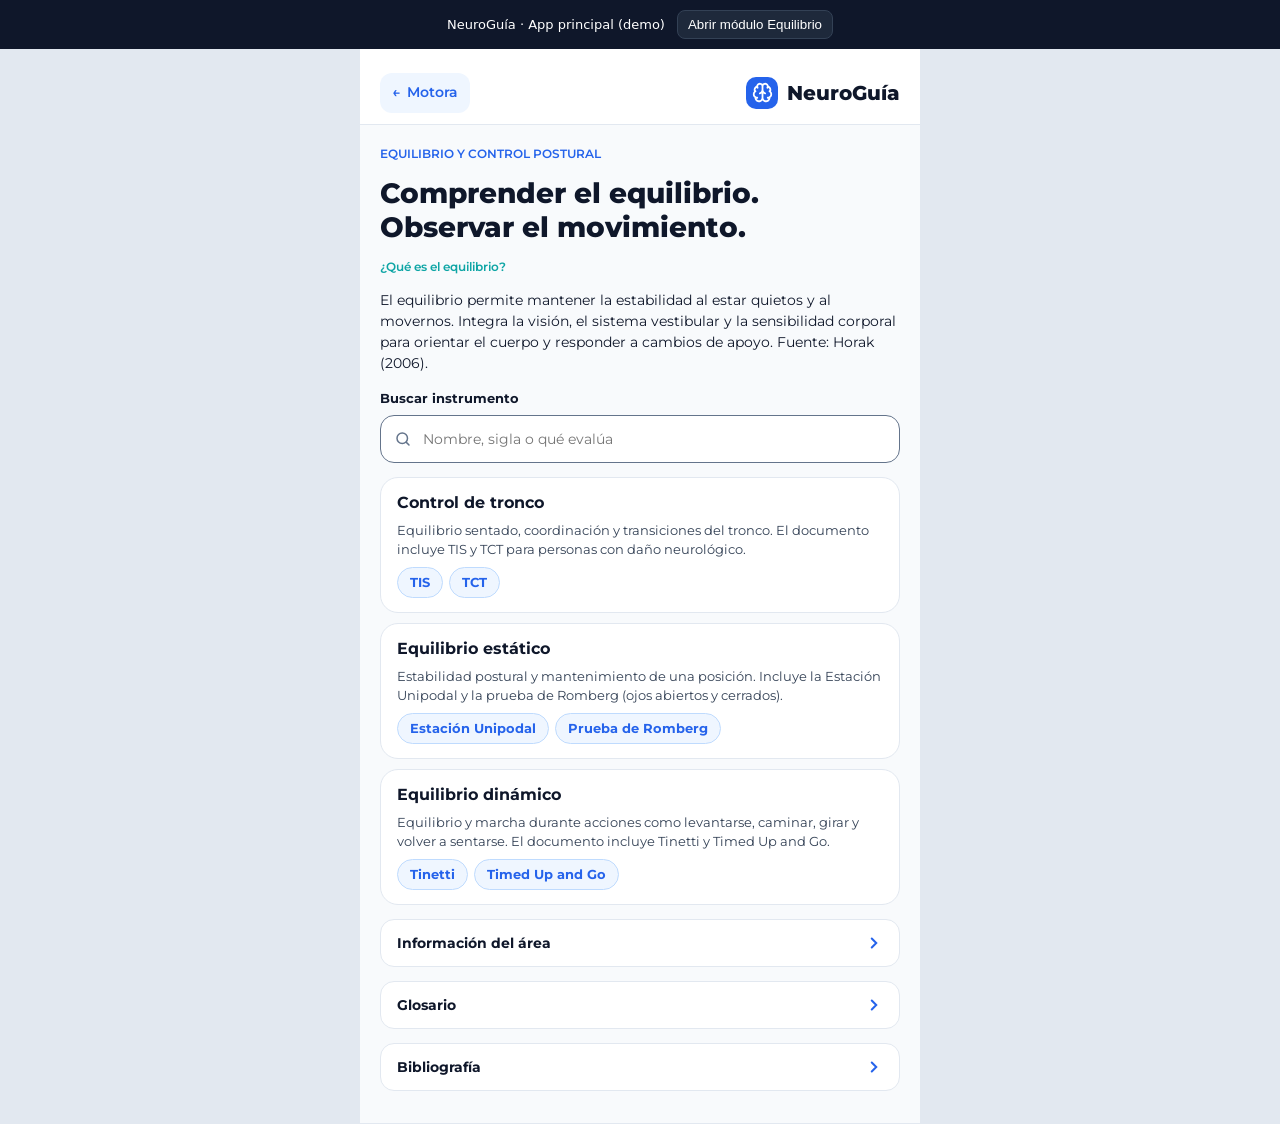
<file: index.html>
<!doctype html>
<html lang="es">
<head>
  <meta charset="utf-8">
  <meta name="viewport" content="width=device-width, initial-scale=1">
  <title>NeuroGuía · Equilibrio</title>

  <!-- Tipografías del diseño (Montserrat; Inter solo para los signos + / −) -->
  <link rel="preconnect" href="https://fonts.googleapis.com">
  <link rel="preconnect" href="https://fonts.gstatic.com" crossorigin>
  <link href="https://fonts.googleapis.com/css2?family=Inter:wght@600&family=Montserrat:wght@400;500;600;700;800&display=swap" rel="stylesheet">

  <!-- 1) Estilos del módulo (todo bajo .ngeq / --ngeq-*) -->
  <link rel="stylesheet" href="neuroguia-equilibrio.css?v=27">

  <!-- Estilos de la "app anfitriona" de ejemplo (no forman parte del módulo) -->
  <style>
    html, body { margin: 0; min-height: 100%; background: #e2e8f0; font-family: system-ui, sans-serif; }
    .host-bar { display: flex; gap: 12px; align-items: center; justify-content: center; padding: 10px 16px; background: #0f172a; color: #fff; font-size: 13px; }
    .host-bar button { background: #1e293b; color: #fff; border: 1px solid #334155; border-radius: 8px; padding: 6px 10px; cursor: pointer; }
    .host-landing { max-width: 560px; margin: 40px auto; padding: 24px; background: #fff; border-radius: 16px; text-align: center; }
    #equilibrio-root { min-height: calc(100vh - 44px); }
  </style>
</head>
<body>
  <!-- Barra simulada de la app NeuroGuía (anfitriona) -->
  <div class="host-bar">
    <span>NeuroGuía · App principal (demo)</span>
    <button type="button" id="host-open">Abrir módulo Equilibrio</button>
  </div>

  <!-- Pantalla de la app anfitriona a la que se regresa con onExit -->
  <section class="host-landing" id="host-landing" hidden>
    <h2>Área Motora</h2>
    <p>Esta vista pertenece a la app anfitriona. El módulo se cerró con <code>onExit</code>.</p>
    <button type="button" id="host-back">Entrar a «Equilibrio y control postural»</button>
  </section>

  <!-- 2) Contenedor donde se monta el módulo -->
  <div id="equilibrio-root"></div>

  <!-- 3) Lógica del módulo (expone window.NeuroGuia.Equilibrio) -->
  <script src="neuroguia-equilibrio.js?v=29"></script>
  <script>
    // Ejemplo de integración con la app principal
    (function () {
      var root = document.getElementById('equilibrio-root');
      var landing = document.getElementById('host-landing');
      var modulo = null;

      function abrir() {
        landing.hidden = true;
        if (modulo) return;
        modulo = NeuroGuia.Equilibrio.mount(root, {
          assetsPath: 'assets/',
          hashPrefix: 'equilibrio',
          onExit: cerrar,                            // botón "← Motora" del inicio del área
          onNavigate: function (estado) { /* p. ej. analítica */ }
        });
      }
      function cerrar() {
        if (modulo) { modulo.destroy(); modulo = null; }
        history.replaceState(null, '', location.pathname);
        landing.hidden = false;
      }

      document.getElementById('host-open').addEventListener('click', abrir);
      document.getElementById('host-back').addEventListener('click', abrir);
      abrir();
    })();
  </script>
</body>
</html>
</file>
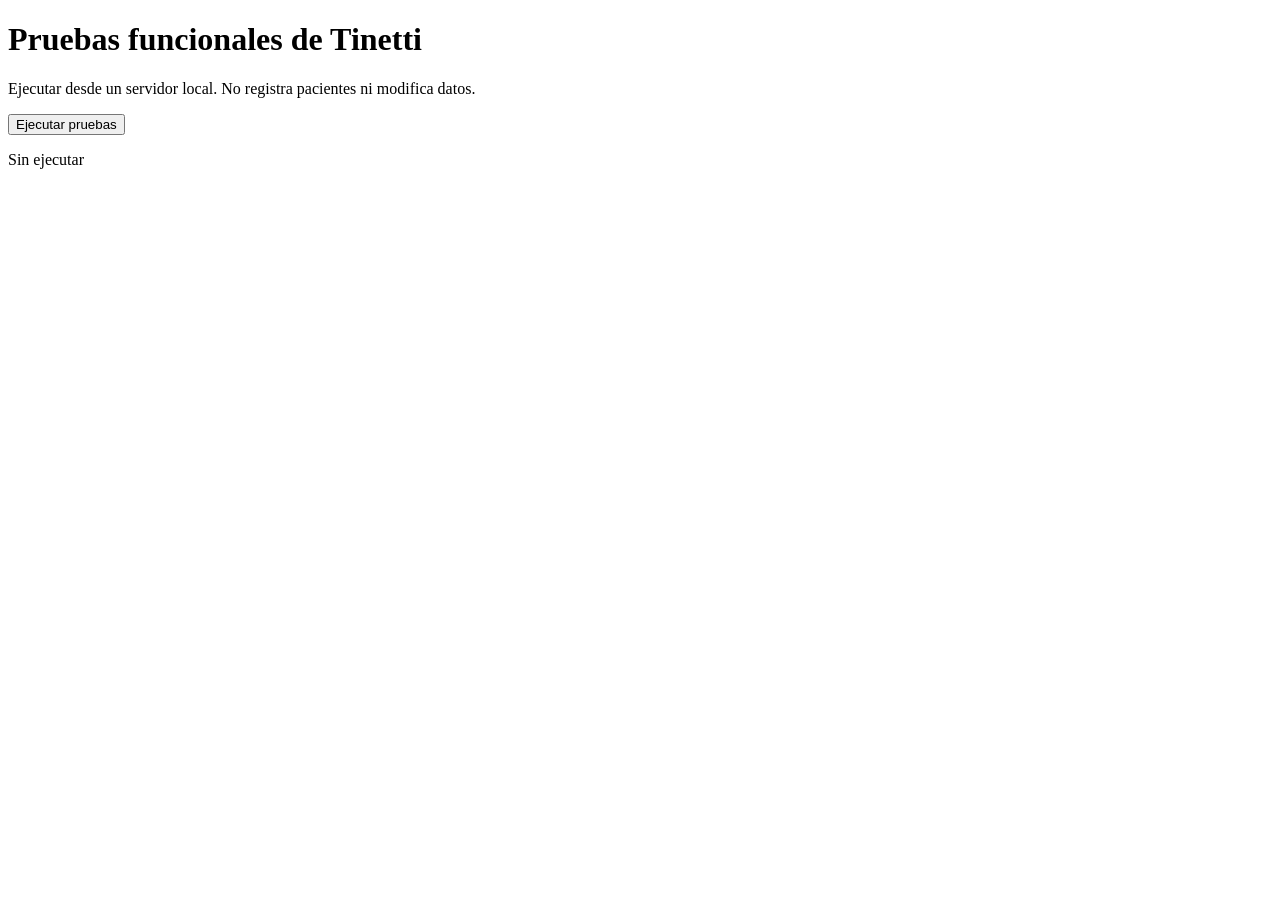
<file: tests/tinetti.html>
<!doctype html>
<html lang="es">
<meta charset="utf-8">
<meta name="viewport" content="width=device-width, initial-scale=1">
<title>Pruebas funcionales · Tinetti</title>
<link rel="stylesheet" href="../neuroguia-equilibrio.css">
<h1>Pruebas funcionales de Tinetti</h1>
<p>Ejecutar desde un servidor local. No registra pacientes ni modifica datos.</p>
<button id="run" type="button">Ejecutar pruebas</button>
<ol id="results" aria-live="polite"></ol>
<p id="summary" role="status">Sin ejecutar</p>
<div id="fixture"></div>
<script src="../neuroguia-equilibrio.js"></script>
<script src="tinetti.test.js"></script>
</html>
</file>
<file: neuroguia-equilibrio.css>
/* ==========================================================================
   NeuroGuía · Módulo "Equilibrio y control postural" (Grupo 3)
   --------------------------------------------------------------------------
   - Todo el CSS vive bajo la clase raíz `.ngeq` (namespace del módulo).
   - Clases con metodología BEM:  .ngeq-bloque__elemento--modificador
   - Tokens de diseño (Figma) como variables CSS con prefijo `--ngeq-`,
     declaradas en `.ngeq` (no en :root) para no contaminar la app anfitriona.
   ========================================================================== */

.ngeq {
  /* ---- Color (extraídos del archivo de Figma) ---- */
  --ngeq-c-primary: #2563eb;
  --ngeq-c-primary-soft: #eff6ff;
  --ngeq-c-ink: #0f172a;
  --ngeq-c-ink-2: #334155;
  --ngeq-c-muted: #64748b;
  --ngeq-c-teal: #0ea5a5;
  --ngeq-c-violet: #7c3aed;
  --ngeq-c-violet-soft: #f5f3ff;
  --ngeq-c-danger: #dc2626;
  --ngeq-c-bg: #f8fafc;
  --ngeq-c-surface: #ffffff;
  --ngeq-c-border: #e2e8f0;
  --ngeq-c-scrim: rgba(15, 23, 42, 0.4);

  /* ---- Tipografía ---- */
  --ngeq-font: "Montserrat", system-ui, -apple-system, "Segoe UI", sans-serif;
  --ngeq-font-symbol: "Inter", system-ui, sans-serif;

  /* ---- Radios / espaciado ---- */
  --ngeq-r-sm: 10px;
  --ngeq-r-md: 12px;
  --ngeq-r-lg: 14px;
  --ngeq-r-xl: 18px;
  --ngeq-r-2xl: 20px;
  --ngeq-gutter: 20px;
  --ngeq-max-w: 560px;
  --ngeq-header-h: 76px;

  /* Ruta base de los íconos (la sobrescribe el JS según `assetsPath`) */
  --ngeq-assets: "assets/";

  position: relative;
  box-sizing: border-box;
  max-width: var(--ngeq-max-w);
  min-height: 100%;
  margin: 0 auto;
  background: var(--ngeq-c-bg);
  color: var(--ngeq-c-ink);
  font-family: var(--ngeq-font);
  font-size: 14px;
  line-height: 21px;
  -webkit-font-smoothing: antialiased;
}
/* Reset local: :where() deja la especificidad en 0 para que las clases BEM
   del módulo siempre ganen, y no afecta nada fuera de .ngeq */
:where(.ngeq) *, :where(.ngeq) *::before, :where(.ngeq) *::after { box-sizing: border-box; }
:where(.ngeq) :where(h1, h2, h3, p, ul, ol, fieldset, legend, figure) { margin: 0; padding: 0; }
:where(.ngeq) :where(ul, ol) { list-style: none; }
:where(.ngeq) :where(fieldset) { border: 0; min-width: 0; }
:where(.ngeq) :where(button) { font: inherit; color: inherit; background: none; border: 0; padding: 0; cursor: pointer; text-align: left; }
:where(.ngeq) :where(a) { color: inherit; }
:where(.ngeq) :focus-visible { outline: 2px solid var(--ngeq-c-primary); outline-offset: 2px; border-radius: 6px; }
.ngeq [hidden] { display: none !important; }
/* El título recibe foco al cambiar de vista (lectores de pantalla) sin mostrar el anillo */
.ngeq h1[tabindex="-1"]:focus { outline: none; }

/* Texto solo para lectores de pantalla */
.ngeq-sr { position: absolute; width: 1px; height: 1px; overflow: hidden; clip: rect(0 0 0 0); white-space: nowrap; }

/* --------------------------------------------------------------------------
   Íconos: SVG exportados de Figma usados como máscara para heredar color
   -------------------------------------------------------------------------- */
.ngeq-icon {
  display: inline-block;
  flex: none;
  width: 18px;
  height: 18px;
  background-color: currentColor;
  -webkit-mask: var(--ngeq-icon) center / contain no-repeat;
          mask: var(--ngeq-icon) center / contain no-repeat;
}
.ngeq-icon--16 { width: 16px; height: 16px; }
.ngeq-icon--17 { width: 17px; height: 17px; }
.ngeq-icon--20 { width: 20px; height: 20px; }
.ngeq-icon--21 { width: 21px; height: 21px; }
.ngeq-icon--24 { width: 24px; height: 24px; }

/* --------------------------------------------------------------------------
   Cabecera
   -------------------------------------------------------------------------- */
.ngeq-header {
  position: sticky;
  top: 0;
  z-index: 5;
  display: flex;
  align-items: center;
  justify-content: space-between;
  height: var(--ngeq-header-h);
  padding: 12px var(--ngeq-gutter) 0;
  background: var(--ngeq-c-surface);
  border-bottom: 1px solid var(--ngeq-c-border);
}
.ngeq-header__back {
  display: inline-flex;
  align-items: center;
  gap: 7px;
  height: 40px;
  padding: 0 12px;
  border-radius: var(--ngeq-r-md);
  background: var(--ngeq-c-primary-soft);
  color: var(--ngeq-c-primary);
  font-weight: 600;
  font-size: 14px;
  transition: background-color .15s;
}
.ngeq-header__back:hover { background: #dbeafe; }
.ngeq-brand { display: inline-flex; align-items: center; gap: 9px; color: var(--ngeq-c-ink); text-decoration: none; }
.ngeq-brand__symbol {
  display: grid;
  place-items: center;
  width: 32px;
  height: 32px;
  border-radius: var(--ngeq-r-sm);
  background: var(--ngeq-c-primary);
  color: #fff;
}
.ngeq-brand__name { font-size: 20px; font-weight: 800; line-height: normal; }

/* --------------------------------------------------------------------------
   Vista (contenedor de pantalla) + transición entre vistas
   -------------------------------------------------------------------------- */
.ngeq-view {
  display: flex;
  flex-direction: column;
  gap: 14px;
  padding: var(--ngeq-gutter) var(--ngeq-gutter) 32px;
}
.ngeq-view--tight { gap: 12px; padding-bottom: 24px; }

/* Tipografía de pantalla */
.ngeq-eyebrow { font-size: 12px; line-height: 18px; font-weight: 600; color: var(--ngeq-c-primary); }
.ngeq-eyebrow--teal { color: var(--ngeq-c-teal); }
.ngeq-title { font-size: 28px; line-height: 1.2; font-weight: 800; }
.ngeq-subtitle { font-size: 20px; line-height: 1.2; font-weight: 700; }
.ngeq-lead { font-size: 14px; line-height: 21px; }
.ngeq-lead--muted { color: var(--ngeq-c-muted); }
.ngeq-footnote { font-size: 12px; line-height: 18px; color: var(--ngeq-c-muted); }

/* --------------------------------------------------------------------------
   Tarjeta de lectura
   -------------------------------------------------------------------------- */
.ngeq-card {
  display: flex;
  flex-direction: column;
  gap: 12px;
  width: 100%;
  padding: 20px;
  background: var(--ngeq-c-surface);
  border: 1px solid var(--ngeq-c-border);
  border-radius: var(--ngeq-r-2xl);
}
.ngeq-card__title { font-size: 24px; line-height: 1.2; font-weight: 700; }
.ngeq-card__title--sm { font-size: 20px; }
.ngeq-card__head { display: flex; align-items: center; justify-content: space-between; gap: 8px; }
.ngeq-card__section { display: flex; flex-direction: column; gap: 6px; }
.ngeq-card__label { font-weight: 700; color: var(--ngeq-c-primary); }
.ngeq-card__num { font-weight: 700; color: var(--ngeq-c-violet); }
.ngeq-card__link { text-decoration: underline; text-underline-offset: 2px; word-break: break-word; }
.ngeq-card__link:hover { color: var(--ngeq-c-primary); }

/* Nota del documento (violeta) */
.ngeq-note {
  display: flex;
  flex-direction: column;
  gap: 6px;
  padding: 16px 14px;
  border-radius: var(--ngeq-r-lg);
  background: var(--ngeq-c-violet-soft);
}
.ngeq-note__title { font-size: 12px; line-height: 18px; font-weight: 600; color: var(--ngeq-c-violet); }

/* --------------------------------------------------------------------------
   Acordeón ("Apartado")
   -------------------------------------------------------------------------- */
.ngeq-accordion { width: 100%; background: var(--ngeq-c-surface); border: 1px solid var(--ngeq-c-border); border-radius: var(--ngeq-r-lg); overflow: hidden; }
.ngeq-accordion__trigger {
  display: flex;
  align-items: center;
  justify-content: space-between;
  width: 100%;
  height: 48px;
  padding: 0 16px;
  font-weight: 700;
  font-size: 14px;
}
.ngeq-accordion__trigger .ngeq-icon { color: var(--ngeq-c-primary); transition: transform .2s; }
.ngeq-accordion__trigger[aria-expanded="true"] .ngeq-icon { transform: rotate(180deg); }
.ngeq-accordion__panel { display: flex; flex-direction: column; gap: 12px; padding: 0 16px 16px; }

/* --------------------------------------------------------------------------
   Botones / enlaces de acción
   -------------------------------------------------------------------------- */
.ngeq-btn {
  display: flex;
  align-items: center;
  justify-content: space-between;
  width: 100%;
  height: 44px;
  padding: 0 16px;
  border-radius: var(--ngeq-r-lg);
  font-weight: 600;
  font-size: 14px;
  transition: filter .15s, background-color .15s;
}
.ngeq-btn--primary { background: var(--ngeq-c-primary); color: #fff; }
.ngeq-btn--primary:hover { filter: brightness(1.08); }
.ngeq-btn--soft { background: var(--ngeq-c-primary-soft); color: var(--ngeq-c-primary); }
.ngeq-btn--soft:hover { background: #dbeafe; }

.ngeq-link {
  display: inline-flex;
  align-items: center;
  gap: 8px;
  min-height: 32px;
  color: var(--ngeq-c-primary);
  font-weight: 600;
}
.ngeq-link:hover { text-decoration: underline; }
.ngeq-link--plain { font-weight: 400; line-height: 18px; }
.ngeq-link--muted { color: var(--ngeq-c-muted); font-weight: 500; }
.ngeq-row { display: flex; align-items: center; justify-content: space-between; gap: 12px; flex-wrap: wrap; }

/* --------------------------------------------------------------------------
   Ficha de herramienta: rejilla de categorías (pestañas)
   -------------------------------------------------------------------------- */
.ngeq-tabs { display: grid; grid-template-columns: repeat(3, minmax(0, 1fr)); gap: 8px; width: 100%; }
.ngeq-tabs__tab {
  display: flex;
  flex-direction: column;
  align-items: center;
  justify-content: center;
  gap: 4px;
  height: 56px;
  padding: 0 4px;
  border: 1px solid var(--ngeq-c-border);
  border-radius: var(--ngeq-r-xl);
  background: var(--ngeq-c-surface);
  color: var(--ngeq-c-ink);
  font-weight: 600;
  font-size: 14px;
  line-height: normal;
  text-align: center;
  transition: background-color .15s, border-color .15s;
}
.ngeq-tabs__tab .ngeq-icon { color: var(--ngeq-c-primary); }
.ngeq-tabs__tab:hover { border-color: #bfdbfe; }
.ngeq-tabs__tab[aria-selected="true"] { background: var(--ngeq-c-primary); border-color: var(--ngeq-c-primary); color: #fff; }
.ngeq-tabs__tab[aria-selected="true"] .ngeq-icon { color: #fff; }
@media (max-width: 360px) { .ngeq-tabs__tab { font-size: 12px; } }

/* Tarjeta de video (YouTube) */
.ngeq-video {
  display: grid;
  grid-template-columns: 66px 1fr;
  column-gap: 16px;
  align-items: center;
  padding: 18px;
  border-radius: var(--ngeq-r-lg);
  background: var(--ngeq-c-primary-soft);
  text-decoration: none;
}
.ngeq-video__thumb { position: relative; width: 66px; height: 48px; }
.ngeq-video__thumb img { position: absolute; display: block; }
.ngeq-video__title { font-weight: 700; color: var(--ngeq-c-ink); line-height: normal; }
.ngeq-video__meta { font-size: 12px; line-height: 1.4; color: var(--ngeq-c-ink-2); }
.ngeq-video__meta--sm { font-size: 11px; color: var(--ngeq-c-muted); }
.ngeq-video__hint { grid-column: 1 / -1; margin-top: 8px; font-size: 11px; line-height: normal; color: var(--ngeq-c-primary); }
.ngeq-video:hover .ngeq-video__title { color: var(--ngeq-c-primary); }

/* Ilustración de inicio */
.ngeq-figure { width: 100%; margin: 24px 0 0; }
.ngeq-figure img { display: block; width: 100%; height: auto; }


/* Bibliografía */
.ngeq-biblio__meta { display: flex; justify-content: space-between; font-size: 12px; line-height: 18px; font-weight: 600; color: var(--ngeq-c-muted); }
.ngeq-biblio__meta strong { color: var(--ngeq-c-primary); font-weight: 600; }
.ngeq-biblio__list { display: flex; flex-direction: column; gap: 16px; }
.ngeq-pager { display: flex; gap: 8px; }
.ngeq-pager__dot { width: 8px; height: 8px; border-radius: 50%; background: var(--ngeq-c-border); }
.ngeq-pager__dot--on { background: var(--ngeq-c-primary); }

/* Estado vacío (videos) */
.ngeq-card .ngeq-icon--violet { color: var(--ngeq-c-violet); }

/* --------------------------------------------------------------------------
   Casillas de datos de la ficha (número grande + leyenda)
   -------------------------------------------------------------------------- */
.ngeq-stats { display: grid; grid-template-columns: repeat(3, minmax(0, 1fr)); gap: 8px; width: 100%; margin: 0; }
.ngeq-stats__item {
  display: flex;
  flex-direction: column;
  align-items: center;
  justify-content: center;
  gap: 2px;
  padding: 12px 6px;
  border: 1px solid var(--ngeq-c-border);
  border-radius: var(--ngeq-r-lg);
  background: var(--ngeq-c-surface);
  text-align: center;
}
.ngeq-stats__value { margin: 0; font-size: 22px; line-height: 1.1; font-weight: 800; color: var(--ngeq-c-ink); }
.ngeq-stats__label { margin: 0; font-size: 11px; line-height: 14px; color: var(--ngeq-c-muted); }

/* Chips (instrumentos y materiales) */
.ngeq-chips { display: flex; flex-wrap: wrap; gap: 6px; }
.ngeq-chip {
  padding: 4px 12px;
  border-radius: 999px;
  border: 1px solid #bfdbfe;
  background: var(--ngeq-c-primary-soft);
  color: var(--ngeq-c-primary);
  font-size: 13px;
  font-weight: 700;
}
button.ngeq-chip:hover { background: #dbeafe; }
.ngeq-chip--static { font-weight: 600; color: var(--ngeq-c-ink-2); }

/* Buscador */
.ngeq-search { display: flex; flex-direction: column; gap: 6px; width: 100%; }
.ngeq-search__label { font-size: 13px; font-weight: 700; }
.ngeq-search__box { position: relative; }
.ngeq-search__box .ngeq-icon { position: absolute; left: 14px; top: 50%; transform: translateY(-50%); color: var(--ngeq-c-muted); pointer-events: none; }
.ngeq-search__input {
  width: 100%;
  height: 48px;
  padding: 0 14px 0 42px;
  border: 1px solid var(--ngeq-c-muted);
  border-radius: var(--ngeq-r-lg);
  background: var(--ngeq-c-surface);
  font: inherit;
  font-size: 14px;
  color: var(--ngeq-c-ink);
}
.ngeq-search__input:focus { outline: none; border-color: var(--ngeq-c-primary); box-shadow: 0 0 0 3px rgba(37, 99, 235, .15); }

/* Resultados: tarjetas de subárea y lista de coincidencias */
.ngeq-results { display: flex; flex-direction: column; gap: 10px; width: 100%; }
.ngeq-results__empty { font-size: 13px; color: var(--ngeq-c-muted); }
.ngeq-area {
  display: flex;
  flex-direction: column;
  gap: 8px;
  padding: 14px 16px;
  border: 1px solid var(--ngeq-c-border);
  border-radius: var(--ngeq-r-xl);
  background: var(--ngeq-c-surface);
}
.ngeq-area__title { font-size: 16px; font-weight: 700; }
.ngeq-area__text { font-size: 13px; line-height: 19px; color: var(--ngeq-c-ink-2); }
.ngeq-hits { display: flex; flex-direction: column; gap: 8px; }
.ngeq-hit {
  display: flex;
  align-items: center;
  justify-content: space-between;
  gap: 8px;
  width: 100%;
  padding: 12px 16px;
  border: 1px solid var(--ngeq-c-border);
  border-radius: var(--ngeq-r-lg);
  background: var(--ngeq-c-surface);
}
.ngeq-hit:hover { border-color: #bfdbfe; }
.ngeq-hit .ngeq-icon { color: var(--ngeq-c-primary); flex: none; }
.ngeq-hit__name { display: block; font-weight: 700; }
.ngeq-hit__meta { display: block; font-size: 12px; color: var(--ngeq-c-muted); }

/* Glosario */
.ngeq-glosario { display: flex; flex-direction: column; gap: 8px; margin: 0; }
.ngeq-glosario__item { padding: 12px 16px; border: 1px solid var(--ngeq-c-border); border-radius: var(--ngeq-r-lg); background: var(--ngeq-c-surface); }
.ngeq-glosario__item dt { font-weight: 700; }
.ngeq-glosario__item dd { margin: 2px 0 0; font-size: 13px; line-height: 19px; color: var(--ngeq-c-ink-2); }

/* Imagen dentro de una tarjeta (infografía) */
.ngeq-figure--card { margin: 4px 0 0; display: flex; flex-direction: column; gap: 6px; }
.ngeq-figure--card img { border: 1px solid var(--ngeq-c-border); border-radius: var(--ngeq-r-md); }

/* Botón como enlace de descarga */
a.ngeq-btn { text-decoration: none; }

/* --------------------------------------------------------------------------
   TCT: tareas numeradas con imagen, niveles de puntuación y lista de videos
   -------------------------------------------------------------------------- */
.ngeq-steps { display: flex; flex-direction: column; gap: 8px; margin: 0; padding: 0; list-style: none; }
.ngeq-steps__item {
  display: flex;
  align-items: center;
  gap: 12px;
  padding: 8px;
  border: 1px solid var(--ngeq-c-border);
  border-radius: var(--ngeq-r-lg);
  background: var(--ngeq-c-bg);
}
.ngeq-steps__img {
  flex: none;
  width: 96px;
  height: 72px;
  object-fit: cover;
  border-radius: var(--ngeq-r-sm);
  background: var(--ngeq-c-border);
}
.ngeq-steps__img--flip { transform: scaleX(-1); }
.ngeq-steps__body { display: grid; grid-template-columns: auto 1fr; column-gap: 8px; row-gap: 2px; align-items: center; }
.ngeq-steps__num {
  display: inline-grid;
  place-items: center;
  width: 22px;
  height: 22px;
  border-radius: 999px;
  background: var(--ngeq-c-primary);
  color: #fff;
  font-size: 12px;
  font-weight: 700;
}
.ngeq-steps__title { font-size: 14px; line-height: 19px; font-weight: 700; color: var(--ngeq-c-ink); }
.ngeq-steps__text { grid-column: 1 / -1; font-size: 13px; line-height: 18px; color: var(--ngeq-c-ink-2); }

.ngeq-score { display: grid; grid-template-columns: repeat(3, 1fr); gap: 8px; margin: 0; }
.ngeq-score__item {
  display: flex;
  flex-direction: column;
  gap: 4px;
  padding: 10px;
  border: 1px solid #bfdbfe;
  border-radius: var(--ngeq-r-lg);
  background: var(--ngeq-c-primary-soft);
}
.ngeq-score__value { font-size: 22px; line-height: 1.1; font-weight: 800; color: var(--ngeq-c-primary); }
.ngeq-score__text { margin: 0; font-size: 12px; line-height: 17px; color: var(--ngeq-c-ink-2); }
.ngeq-score__total { font-size: 13px; line-height: 19px; font-weight: 600; color: var(--ngeq-c-ink); }
@media (max-width: 360px) { .ngeq-score { grid-template-columns: 1fr; } }

.ngeq-vlist { display: flex; flex-direction: column; gap: 6px; margin: 0; padding: 0; list-style: none; }
.ngeq-vlist__item {
  display: flex;
  align-items: center;
  gap: 10px;
  padding: 10px 12px;
  border: 1px solid var(--ngeq-c-border);
  border-radius: var(--ngeq-r-lg);
  text-decoration: none;
  color: inherit;
}
.ngeq-vlist__item:hover { border-color: #bfdbfe; background: var(--ngeq-c-primary-soft); }
.ngeq-vlist__item .ngeq-icon { flex: none; color: var(--ngeq-c-violet); }
.ngeq-vlist__title { display: block; font-size: 14px; font-weight: 700; }
.ngeq-vlist__meta { display: block; font-size: 12px; color: var(--ngeq-c-muted); }

/* --------------------------------------------------------------------------
   Reproductor de YouTube incrustado (miniatura → iframe al pulsar)
   -------------------------------------------------------------------------- */
.ngeq-player {
  position: relative;
  width: 100%;
  aspect-ratio: 16 / 9;
  overflow: hidden;
  border-radius: var(--ngeq-r-md);
  background: #000;
}
.ngeq-player__poster { position: absolute; inset: 0; width: 100%; height: 100%; }
.ngeq-player--deferred { min-height: 200px; background: var(--ngeq-c-primary-soft); }
.ngeq-player__placeholder {
  position: absolute;
  right: 16px;
  bottom: 16px;
  left: 16px;
  font-size: 12px;
  line-height: 18px;
  text-align: center;
  color: var(--ngeq-c-ink-2);
}
.ngeq-player__thumb { display: block; width: 100%; height: 100%; object-fit: cover; }
.ngeq-player__btn {
  position: absolute;
  left: 50%;
  top: 50%;
  width: 68px;
  height: 48px;
  margin: -24px 0 0 -34px;
  border-radius: 14px;
  background: rgba(33, 33, 33, .85);
  transition: background .15s;
}
.ngeq-player__btn::after {
  content: "";
  position: absolute;
  left: 27px;
  top: 14px;
  border-style: solid;
  border-width: 10px 0 10px 17px;
  border-color: transparent transparent transparent #fff;
}
.ngeq-player__poster:hover .ngeq-player__btn,
.ngeq-player__poster:focus-visible .ngeq-player__btn { background: #ff0000; }
.ngeq-player__poster:focus-visible { outline: 3px solid var(--ngeq-c-primary); outline-offset: -3px; }
.ngeq-player__frame { position: absolute; inset: 0; width: 100%; height: 100%; border: 0; }
.ngeq-player__caption {
  display: flex;
  flex-wrap: wrap;
  justify-content: space-between;
  gap: 4px 12px;
  font-size: 12px;
  line-height: 18px;
  color: var(--ngeq-c-muted);
}
button.ngeq-vlist__item { width: 100%; background: var(--ngeq-c-surface); }
.ngeq-vlist__item--on,
.ngeq-vlist__item--on:hover { border-color: var(--ngeq-c-primary); background: var(--ngeq-c-primary-soft); }

/* Lista con viñetas dentro de una tarjeta (p. ej., puntos de corte en Evidencia) */
.ngeq-list { display: flex; flex-direction: column; gap: 4px; margin: 0; padding-left: 20px; list-style: disc; color: var(--ngeq-c-ink-2); }

/* Consulta de la pauta de Tinetti, sin depender de un visor PDF externo. */
.ngeq-pdf { border: 1px solid var(--ngeq-c-border); border-radius: 12px; padding: 12px; }
.ngeq-pdf summary { cursor: pointer; color: var(--ngeq-c-primary); font-weight: 600; padding: 8px 0; }
.ngeq-pdf__controls { display: flex; align-items: center; justify-content: space-between; gap: 6px; margin: 12px 0; font-size: 12px; }
.ngeq-pdf__controls .ngeq-btn { width: auto; flex: 1; padding: 10px 8px; min-height: 44px; }
.ngeq-pdf__controls [role="status"] { white-space: nowrap; }
.ngeq-pdf__controls button:disabled { opacity: .45; cursor: default; }
.ngeq-pdf__page { display: block; width: 100%; height: auto; border: 1px solid var(--ngeq-c-border); }
</file>
